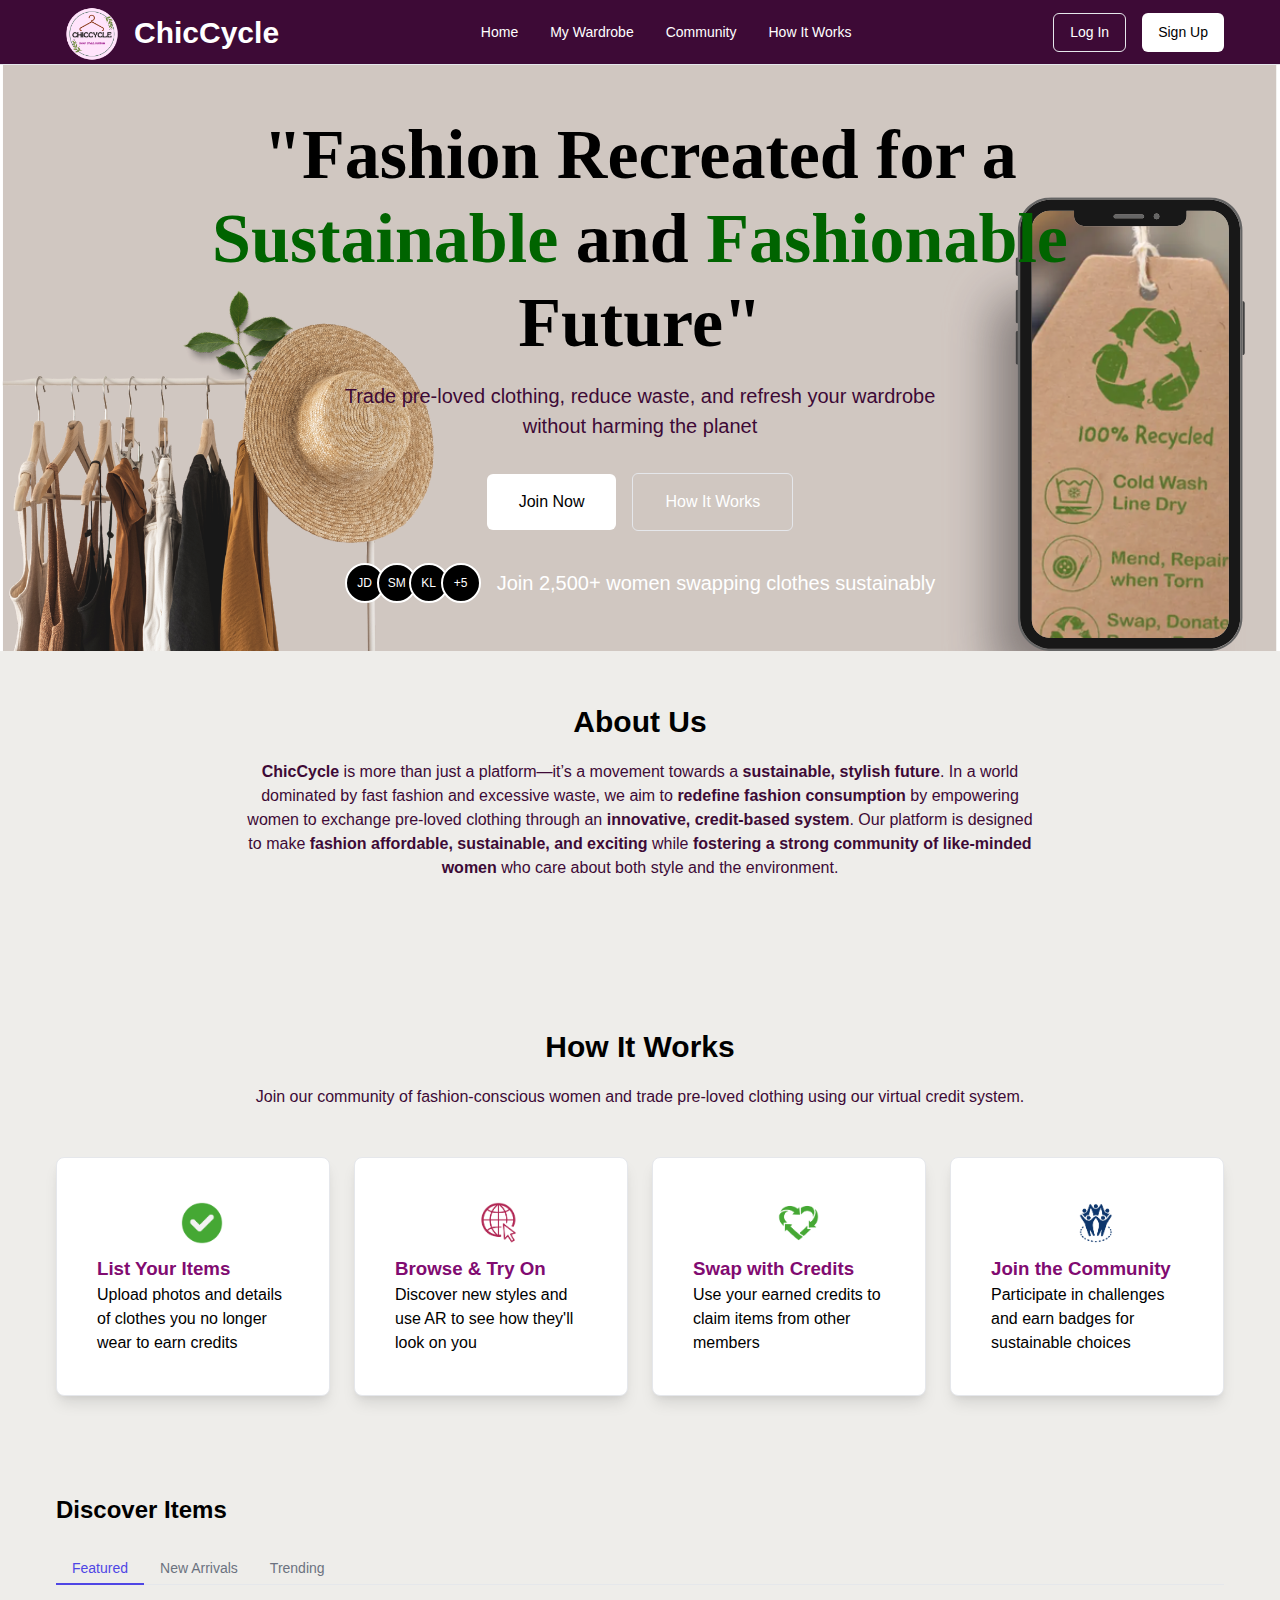
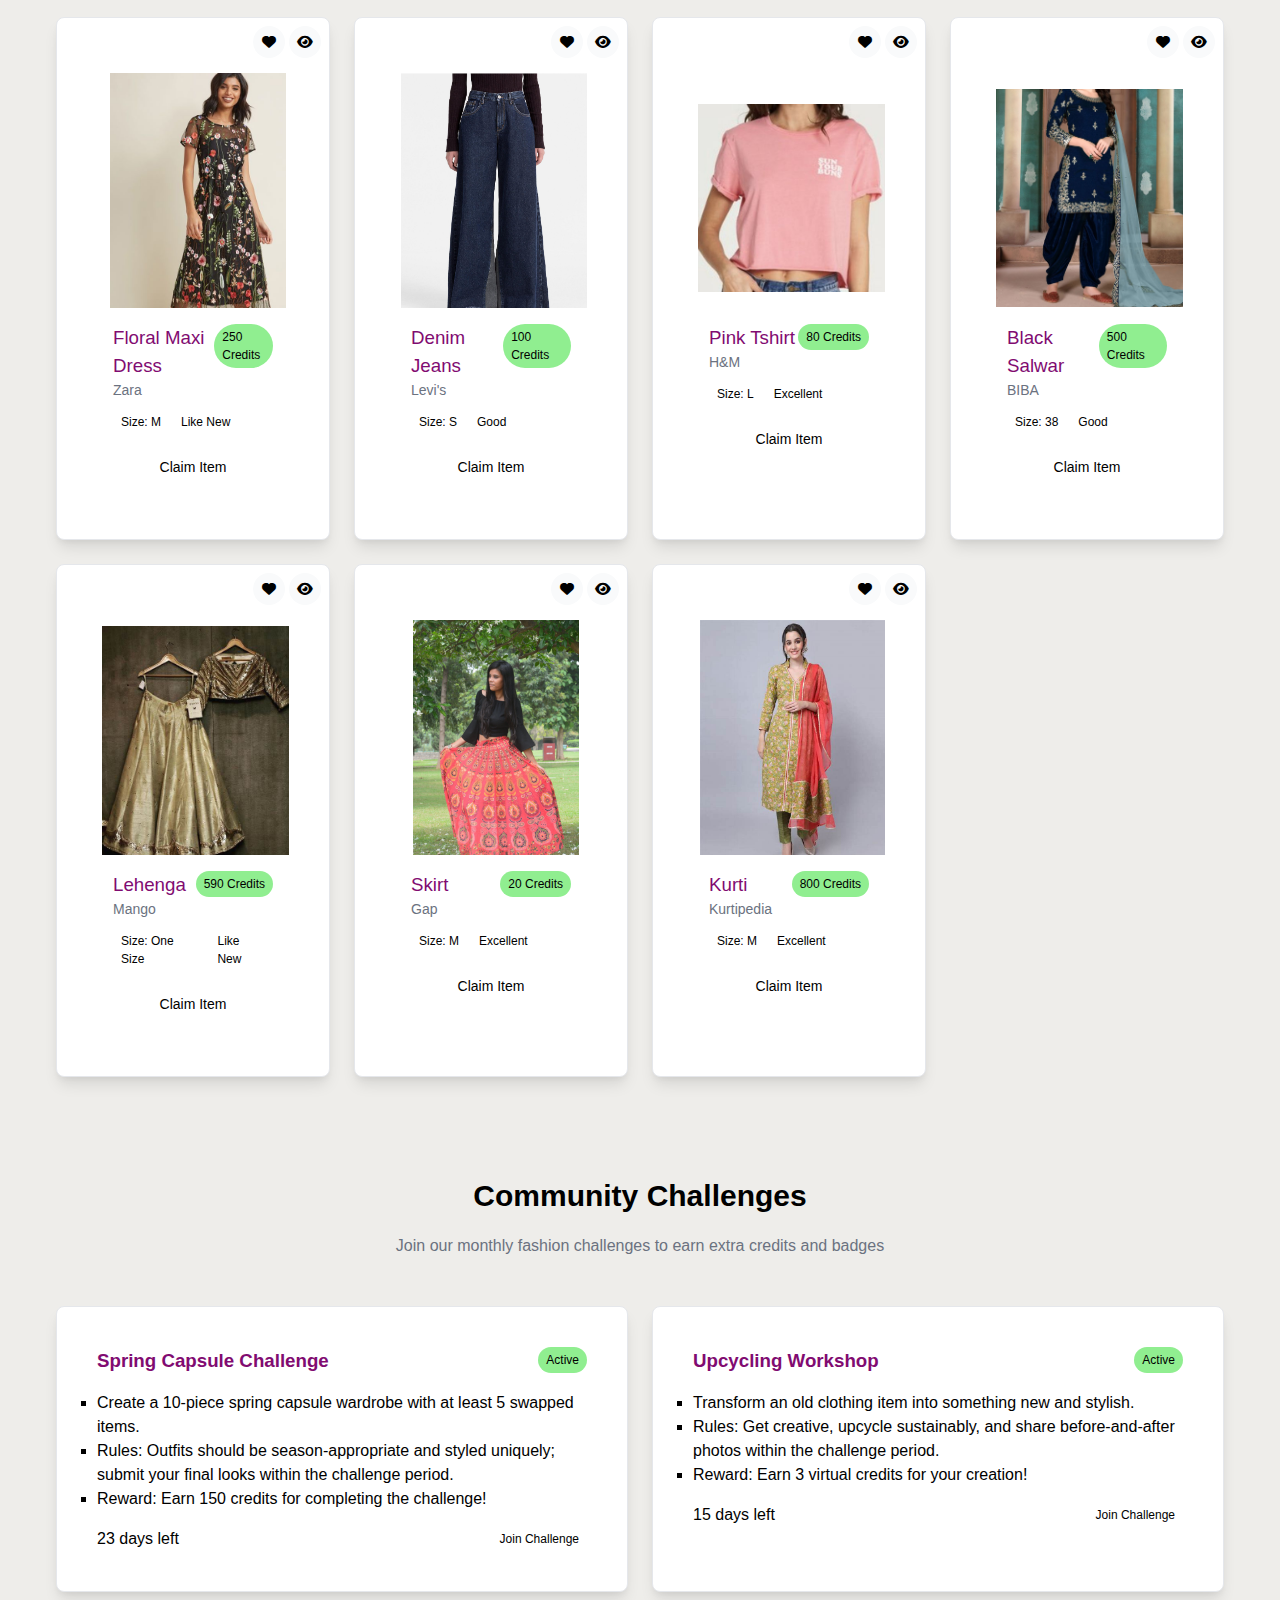
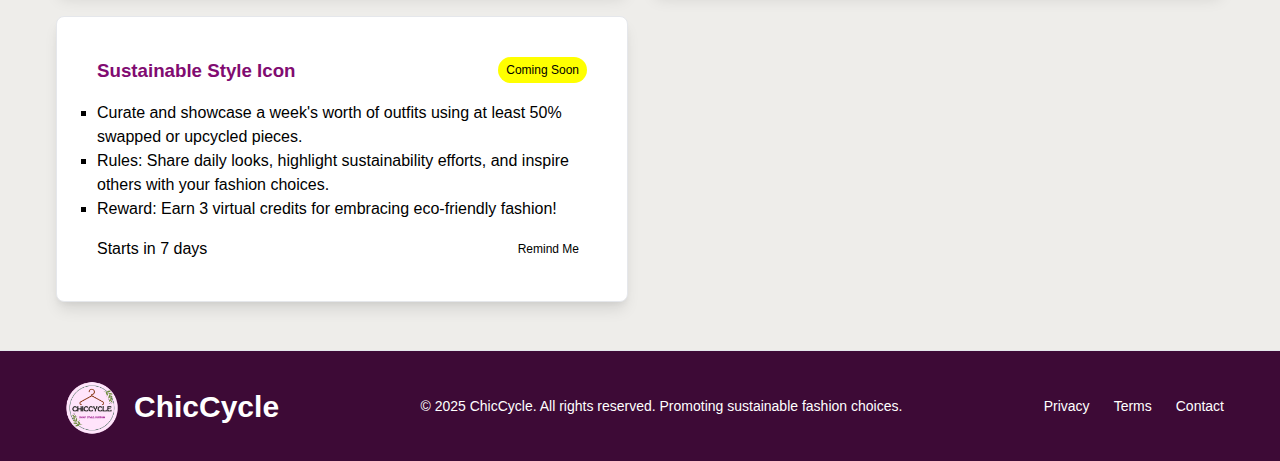
<file: index.html>
<!DOCTYPE html>
<html lang="en">
<head>
  <meta charset="UTF-8">
  <meta name="viewport" content="width=device-width, initial-scale=1.0">
  <title>ChicCycle - Swap.Style>Sustain</title>
  <link rel="stylesheet" href="styles.css">
  <link rel="stylesheet" href="https://cdnjs.cloudflare.com/ajax/libs/font-awesome/6.4.0/css/all.min.css">
</head>
<body>
  <header class="site-header">
    <div class="container">
      <div class="logo">
        <img src="images/LOGO.png" alt="logo">
        <span style="color: white;">ChicCycle</span>
      </div>
      <nav class="main-nav">
        <ul>
          <li><a href="index.html" class="nav-link">Home</a></li>
          <li><a href="wardrobe.html" class="nav-link">My Wardrobe</a></li>
          <li><a href="community.html" class="nav-link">Community</a></li>
          <li><a href="#how-it-works" class="nav-link">How It Works</a></li>
        </ul>
      </nav>
      <div class="auth-buttons">
        <a href="login.html" class="btn btn-outline">Log In</a>
        <a href="signup.html" class="btn btn-primary">Sign Up</a>
      </div>
      <button class="mobile-menu-toggle" aria-label="Toggle menu">
        <i class="fas fa-bars"></i>
      </button>
    </div>
  </header>
<!-- This is a single-line comment -->
  <main>
    <!-- Hero Section -->
    <section class="hero">
      <div class="container">
        <div class="hero-content">
          <h1>"Fashion Recreated for a <span class="text-primary">Sustainable</span> and <span class="text-primary">Fashionable</span> Future"</h1>
          <p>Trade pre-loved clothing, reduce waste, and refresh your wardrobe without harming the planet</p>
          <div class="hero-buttons">
            <a href="signup.html" class="btn btn-primary btn-lg">Join Now</a>
            <a href="#how-it-works" class="btn btn-outline btn-lg">How It Works</a>
          </div>
          <div class="user-avatars">
            <div class="avatar-group">
              <div class="avatar">JD</div>
              <div class="avatar">SM</div>
              <div class="avatar">KL</div>
              <div class="avatar">+5</div>
            </div>
            <span class="avatar-text">Join 2,500+ women swapping clothes sustainably</span>
          </div>
        </div>
      </div>
    </section>
    <!-- about section -->
    <section class="about" id="about">
      <div class="container">
        <div class="section-header">

          <h2>About Us</h2>
          <p style="color: #3D0A36;"><strong>ChicCycle</strong> is more than just a platform—it’s a movement towards a <strong>sustainable, stylish future</strong>. In a world dominated by fast fashion and excessive waste, we aim to <strong>redefine fashion consumption</strong> by empowering women to exchange pre-loved clothing through an <strong>innovative, credit-based system</strong>.

            Our platform is designed to make <strong>fashion affordable, sustainable, and exciting</strong> while <strong>fostering a strong community of like-minded women</strong> who care about both style and the environment.</p>
        </div>
        
      </div>
    </section>

    <!-- How It Works Section -->
    <section class="how-it-works" id="how-it-works">
      <div class="container">
        <div class="section-header">

          <h2>How It Works</h2>
          <p style="color: #3D0A36;">Join our community of fashion-conscious women and trade pre-loved clothing using our virtual credit system.</p>
        </div>
        <div class="steps-grid">
          <div class="card">
            
            <img  src="images/4.png" alt="tick">
            <h3>List Your Items</h3>
            <p>Upload photos and details of clothes you no longer wear to earn credits</p>
          </div>
          <div class="card">
            <img  src="images/5.png" alt="web">
            <h3>Browse & Try On</h3>
            <p>Discover new styles and use AR to see how they'll look on you</p>
          </div>
          <div class="card">
            <img  src="images/6.png" alt="recycle">
            <h3>Swap with Credits</h3>
            <p>Use your earned credits to claim items from other members</p>
          </div>
          <div class="card">
            <img  src="images/7.png" alt="community">
            <h3>Join the Community</h3>
            <p>Participate in challenges and earn badges for sustainable choices</p>
          </div>
        </div>
      </div>
    </section>

    <!-- Discover Items Section -->
    <section class="discover-items">
      <div class="container">
        <div class="section-tabs">
          <h2>Discover Items</h2>
          <div class="tabs">
            <button class="tab-btn active" data-tab="featured">Featured</button>
            <button class="tab-btn" data-tab="new">New Arrivals</button>
            <button class="tab-btn" data-tab="trending">Trending</button>
          </div>
        </div>
        
        <div class="tab-content active" id="featured">
          <div class="items-grid" id="featured-items">
            
          </div>
        </div>
        
        <div class="tab-content" id="new">
          <div class="items-grid" id="new-items">
            
          </div>
        </div>
        
        <div class="tab-content" id="trending">
          <div class="items-grid" id="trending-items">
            
          </div>
        </div>
      </div>
    </section>

    <!-- Community Challenges Section -->
    <section class="community-challenges">
      <div class="container">
        <div class="section-header">
          <h2>Community Challenges</h2>
          <p>Join our monthly fashion challenges to earn extra credits and badges</p>
        </div>
        <div class="challenges-grid">
          <div class="card">
            <div class="card-header">
              <h3>Spring Capsule Challenge</h3>
              <span class="badge badge-active">Active</span>
            </div>
            <ul style="list-style-type: square;">
              <li>Create a 10-piece spring capsule wardrobe with at least 5 swapped items.</li>
              <li>Rules: Outfits should be season-appropriate and styled uniquely; submit your final looks within the challenge period.</li>
              <li>Reward: Earn 150 credits for completing the challenge!</li>
            </ul>
            <div class="card-footer">
              <span>23 days left</span>
              <button class="btn btn-primary btn-sm">Join Challenge</button>
            </div>
          </div>
          <div class="card">
            <div class="card-header">
              <h3>Upcycling Workshop</h3>
              <span class="badge badge-active">Active</span>
            </div>
            <ul style="list-style-type: square;">
              <li>Transform an old clothing item into something new and stylish.</li>
              <li>Rules: Get creative, upcycle sustainably, and share before-and-after photos within the challenge period.</li>
              <li>Reward: Earn 3 virtual credits for your creation!</li>
            </ul>
            <div class="card-footer">
              <span>15 days left</span>
              <button class="btn btn-primary btn-sm">Join Challenge</button>
            </div>
          </div>
          <div class="card">
            <div class="card-header">
              <h3>Sustainable Style Icon</h3>
              <span class="badge badge-inactive">Coming Soon</span>
            </div>
            <ul style="list-style-type: square;">
              <li>Curate and showcase a week's worth of outfits using at least 50% swapped or upcycled pieces.</li>
              <li>Rules: Share daily looks, highlight sustainability efforts, and inspire others with your fashion choices.</li>
              <li>Reward: Earn 3 virtual credits for embracing eco-friendly fashion!</li>
            </ul>
            <div class="card-footer">
              <span>Starts in 7 days</span>
              <button class="btn btn-primary btn-sm">Remind Me</button>
            </div>
          </div>
        </div>
      </div>
    </section>
  </main>

  <footer class="site-footer">
    <div class="container">
      <div class="footer-content">
        <div class="logo">
          <img src="images/LOGO.png" alt="logo">
          <span style="color: white;">ChicCycle</span>
        </div>
        <div class="footer-copyright">
          © 2025 ChicCycle. All rights reserved. Promoting sustainable fashion choices.
        </div>
        <div class="footer-links">
          <a href="#">Privacy</a>
  
          <a href="#">Terms</a>
          <a href="#">Contact</a>
        </div>
      </div>
    </div>
  </footer>

  <script src="script.js"></script>
</body>
</html>
</file>
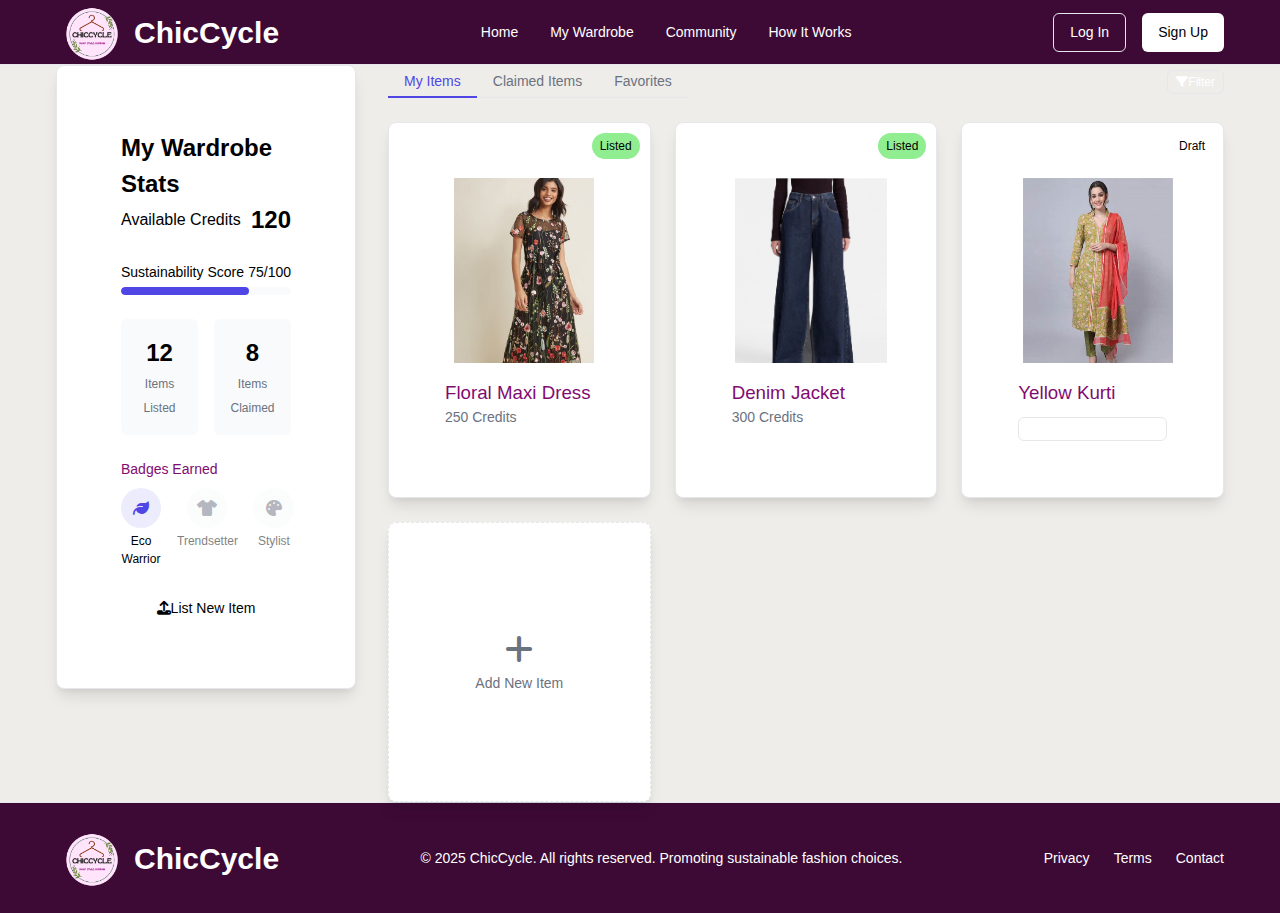
<file: wardrobe.html>
<!DOCTYPE html>
<html lang="en">
<head>
  <meta charset="UTF-8">
  <meta name="viewport" content="width=device-width, initial-scale=1.0">
  <title>My Wardrobe - ChicCycle</title>
  <link rel="stylesheet" href="styles.css">
  <link rel="stylesheet" href="https://cdnjs.cloudflare.com/ajax/libs/font-awesome/6.4.0/css/all.min.css">
</head>
<body>
  <header class="site-header">
    <div class="container">
      <div class="logo">
        <img src="images/LOGO.png" alt="logo">
        <span style="color: white;">ChicCycle</span>
      </div>
      <nav class="main-nav">
        <ul>
          <li><a href="index.html" class="nav-link">Home</a></li>
          <li><a href="wardrobe.html" class="nav-link">My Wardrobe</a></li>
          <li><a href="community.html" class="nav-link">Community</a></li>
          <li><a href="#how-it-works" class="nav-link">How It Works</a></li>
        </ul>
      </nav>
      <div class="auth-buttons">
        <a href="login.html" class="btn btn-outline">Log In</a>
        <a href="signup.html" class="btn btn-primary">Sign Up</a>
      </div>
      <button class="mobile-menu-toggle" aria-label="Toggle menu">
        <i class="fas fa-bars"></i>
      </button>
    </div>
  </header>

  <main>
    <div class="container">
      <div class="wardrobe-layout">
        <!-- Sidebar with stats -->
        <aside class="wardrobe-sidebar">
          <div class="card">
            <div class="card-content">
              <h2>My Wardrobe Stats</h2>
              
              <div class="stat-row">
                <span>Available Credits</span>
                <span class="stat-value">120</span>
              </div>
              
              <div class="progress-stat">
                <div class="progress-header">
                  <span>Sustainability Score</span>
                  <span>75/100</span>
                </div>
                <div class="progress-bar">
                  <div class="progress-fill" style="width: 75%"></div>
                </div>
              </div>
              
              <div class="stat-grid">
                <div class="stat-box">
                  <span class="stat-number">12</span>
                  <span class="stat-label">Items Listed</span>
                </div>
                <div class="stat-box">
                  <span class="stat-number">8</span>
                  <span class="stat-label">Items Claimed</span>
                </div>
              </div>
              
              <div class="badges-section">
                <h3>Badges Earned</h3>
                <div class="badges-grid">
                  <div class="badge-item">
                    <div class="badge-icon">
                      <i class="fas fa-leaf"></i>
                    </div>
                    <span>Eco Warrior</span>
                  </div>
                  <div class="badge-item inactive">
                    <div class="badge-icon">
                      <i class="fas fa-tshirt"></i>
                    </div>
                    <span>Trendsetter</span>
                  </div>
                  <div class="badge-item inactive">
                    <div class="badge-icon">
                      <i class="fas fa-palette"></i>
                    </div>
                    <span>Stylist</span>
                  </div>
                </div>
              </div>
              
              <button class="btn btn-primary btn-block">
                <i class="fas fa-upload"></i> List New Item
              </button>
            </div>
          </div>
        </aside>
        
        <!-- Main wardrobe content -->
        <div class="wardrobe-main">
          <div class="tabs-container">
            <div class="tabs">
              <button class="tab-btn active" data-tab="my-items">My Items</button>
              <button class="tab-btn" data-tab="claimed-items">Claimed Items</button>
              <button class="tab-btn" data-tab="favorites">Favorites</button>
            </div>
            
            <button class="btn btn-outline btn-sm filter-btn">
              <i class="fas fa-filter"></i> Filter
            </button>
          </div>
          
          <div class="tab-content active" id="my-items">
            <div class="items-grid" id="wardrobe-items">
              <!-- Items will be loaded via JavaScript -->
            </div>
          </div>
          
          <div class="tab-content" id="claimed-items">
            <div class="items-grid" id="claimed-items-grid">
              <!-- Items will be loaded via JavaScript -->
            </div>
          </div>
          
          <div class="tab-content" id="favorites">
            <div class="empty-state">
              <p>You haven't saved any favorites yet</p>
              <button class="btn btn-primary">Browse Items</button>
            </div>
          </div>
        </div>
      </div>
    </div>
  </main>

  <footer class="site-footer">
    <div class="container">
      <div class="footer-content">
        <div class="logo">
          <img src="images/LOGO.png" alt="logo">
          <span style="color: white;">ChicCycle</span>
        </div>
        <div class="footer-copyright">
          © 2025 ChicCycle. All rights reserved. Promoting sustainable fashion choices.
        </div>
        <div class="footer-links">
          <a href="#">Privacy</a>
  
          <a href="#">Terms</a>
          <a href="#">Contact</a>
        </div>
      </div>
    </div>
  </footer>

  <script src="wardrobe.js"></script>
</body>
</html>
</file>
<file: styles.css>
:root {
  
  --color-primary: #4f46e5;
  --color-primary-light: rgba(79, 70, 229, 0.1);
  --color-secondary: #f9fafb;
  --color-text: #111827;
  --color-text-muted: #6b7280;
  --color-border: #e5e7eb;
  --color-background: #ffffff;
  --color-card: #ffffff;
  --color-success: #10b981;
  --color-warning: #f59e0b;
  --color-error: #ef4444;

  
  --spacing-xs: 0.25rem;
  --spacing-sm: 0.5rem;
  --spacing-md: 1rem;
  --spacing-lg: 1.5rem;
  --spacing-xl: 2rem;
  --spacing-2xl: 3rem;

  
  --radius-sm: 0.25rem;
  --radius-md: 0.375rem;
  --radius-lg: 0.5rem;
  --radius-full: 9999px;

  
  --shadow-sm: 0 1px 2px 0 rgba(0, 0, 0, 0.05);
  --shadow-md: 0 4px 6px -1px rgba(0, 0, 0, 0.1), 0 2px 4px -1px rgba(0, 0, 0, 0.06);
  --shadow-lg: 0 10px 15px -3px rgba(0, 0, 0, 0.1), 0 4px 6px -2px rgba(0, 0, 0, 0.05);

 
  --font-xs: 0.75rem;
  --font-sm: 0.875rem;
  --font-md: 1rem;
  --font-lg: 1.125rem;
  --font-xl: 1.25rem;
  --font-2xl: 1.5rem;
  --font-3xl: 1.875rem;
  --font-4xl: 2.25rem;
  --font-5xl: 3rem;
}


* {
  margin: 0;
  padding: 0;
  box-sizing: border-box;
}

body {
  font-family: -apple-system, BlinkMacSystemFont, "Segoe UI", Roboto, Helvetica, Arial, sans-serif;
  color: black;
  line-height: 1.5;
  background-color: #eeedea;
}

a {
  color: inherit;
  text-decoration: none;
}

ul {
  list-style: none;
}

img {
  max-width: 100%;
  height: auto;
}


.container {
  width: 100%;
  max-width: 1200px;
  margin: 0 auto;
  padding: 0 1rem;
}


.site-header {
  background-color: #3D0A36;
  border-bottom: 1px solid #e5e7eb;
  position: sticky;
  top: 0;
  z-index: 100;
}

.site-header .container {
  display: flex;
  align-items: center;
  justify-content: space-between;
  height: 4rem;
}

.logo {
  display: flex;
  align-items: center;
  gap: var(--spacing-sm);
  font-weight: 700;
  font-size: 30px;
  color: white;
}
.logo img{
  width: 70px;
  height: 70px;
}
.logo i {
  color: white;
}

.main-nav ul {
  display: none;
}

.auth-buttons {
  display: flex;
  gap: var(--spacing-md);
}

.mobile-menu-toggle {
  display: block;
  background: none;
  border: none;
  font-size: var(--font-xl);
  cursor: pointer;
}

@media (min-width: 768px) {
  .main-nav ul {
    display: flex;
    gap: var(--spacing-xl);
  }

  .nav-link {
    font-size: var(--font-sm);
    font-weight: 500;
    padding: var(--spacing-sm) 0;
    position: relative;
    color: white;
  }

  .nav-link:hover,
  .nav-link.active {
    color: #f8b237;
  }

  .nav-link.active::after {
    content: "";
    position: absolute;
    bottom: 0;
    left: 0;
    width: 100%;
    height: 2px;
    background-color: #4f46e5;
  }

  .mobile-menu-toggle {
    display: none;
  }
}


.btn {
  display: inline-flex;
  align-items: center;
  justify-content: center;
  padding: var(--spacing-sm) var(--spacing-md);
  border-radius: var(--radius-md);
  font-weight: 500;
  font-size: var(--font-sm);
  cursor: pointer;
  transition: all 0.2s ease;
  border: none;
}

.btn-primary {
  background-color: white;
  color: black;
}

.btn-primary:hover {
  background-color: #ffc8f6;
  opacity: 0.9;
}

.btn-outline {
  background-color: transparent;
  border: 1px solid var(--color-border);
  color: white;
}

.btn-outline:hover {
  background-color: black;
}

.btn-lg {
  padding: var(--spacing-md) var(--spacing-xl);
  font-size: var(--font-md);
}

.btn-sm {
  padding: var(--spacing-xs) var(--spacing-sm);
  font-size: var(--font-xs);
}

.btn-block {
  width: 100%;
}

.btn-text {
  background: none;
  border: none;
  color: var(--color-text-muted);
  padding: var(--spacing-xs) var(--spacing-sm);
}

.btn-text:hover {
  color: var(--color-text);
}

.btn-icon {
  width: 2rem;
  height: 2rem;
  border-radius: var(--radius-full);
  padding: 0;
  background-color: var(--color-secondary);
}


.hero {
  padding: var(--spacing-2xl) 0;
  text-align: center;
  position: relative;
  background-color: var(--color-background);
}

.hero::before {
  content: "";
  position: absolute;
  top: 0;
  left: 0;
  width: 100%;
  height: 100%;
  background-image: url("images/homepage.svg");
  background-size: cover;
  background-position: center;
  opacity: 0.9;
  z-index: 0;
}

.hero-content {
  position: relative;
  z-index: 1;
  max-width: 900px;
  margin: 0 auto;
}

.hero h1 {
  font-size: 70px;
  font-weight: 700;
  margin-bottom: var(--spacing-md);
  line-height: 1.2;
  font-family: itallic;
  color: black;
  
}

.hero p {
  font-size: var(--font-xl);
  color: #3D0A36;
  margin-bottom: var(--spacing-xl);
  max-width: 600px;
  margin-left: auto;
  margin-right: auto;
}

.text-primary {
  color: darkgreen;
}

.hero-buttons {
  display: flex;
  flex-direction: column;
  gap: var(--spacing-md);
  margin-bottom: var(--spacing-xl);
  align-items: center;
}

.user-avatars {
  display: flex;
  flex-direction: column;
  align-items: center;
  gap: var(--spacing-md);
}

.avatar-group {
  display: flex;
}

.avatar {
  width: 2.5rem;
  height: 2.5rem;
  border-radius: 50%;
  background-color: black;
  color: white;
  display: flex;
  align-items: center;
  justify-content: center;
  font-size: var(--font-xs);
  font-weight: 500;
  margin-left: -0.5rem;
  border: 2px solid var(--color-background);
}

.avatar:first-child {
  margin-left: 0;
}

.avatar-text {
  font-size: 20px;
  color: white;
}

@media (min-width: 640px) {
  .hero-buttons {
    flex-direction: row;
    justify-content: center;
  }

  .user-avatars {
    flex-direction: row;
    justify-content: center;
  }
}

/* Section styles */
section {
  padding: var(--spacing-2xl) 0;
}

.section-header {
  text-align: center;
  margin-bottom: var(--spacing-2xl);
}

.section-header h2 {
  font-size: var(--font-3xl);
  font-weight: 700;
  margin-bottom: var(--spacing-md);
}

.section-header p {
  color: var(--color-text-muted);
  max-width: 800px;
  margin: 0 auto;
}

/* Cards */
.card {
  background-color: var(--color-card);
  border-radius: var(--radius-lg);
  box-shadow: var(--shadow-lg);
  border: 1px solid var(--color-border);
  overflow: hidden;
  padding: 40px;
  
}
.card h3{
  color: #810B71;
}
.card-content {
  padding: var(--spacing-lg);
}
.card img{
  width: 50px;
  height: 50px;
  margin-left: 80px;
  
}
.card-header {
  display: flex;
  justify-content: space-between;
  align-items: flex-start;
  margin-bottom: var(--spacing-md);
}

.card-header h3 {
  font-weight: 600;
  
}

.card-footer {
  display: flex;
  justify-content: space-between;
  align-items: center;
  margin-top: var(--spacing-md);
}

/* Grids */
.steps-grid {
  display: grid;
  grid-template-columns: 1fr;
  gap: var(--spacing-lg);
}

.items-grid {
  display: grid;
  grid-template-columns: repeat(auto-fill, minmax(250px, 1fr));
  gap: var(--spacing-lg);
}

.challenges-grid {
  display: grid;
  grid-template-columns: 1fr;
  gap: var(--spacing-lg);
}

@media (min-width: 640px) {
  .steps-grid {
    grid-template-columns: repeat(2, 1fr);
  }
}

@media (min-width: 1024px) {
  .steps-grid {
    grid-template-columns: repeat(4, 1fr);
  }

  .challenges-grid {
    grid-template-columns: repeat(2, 1fr);
  }
}

/* Icons */


/* Badges */
.badge {
  display: inline-flex;
  align-items: center;
  padding: var(--spacing-xs) var(--spacing-sm);
  border-radius: var(--radius-full);
  font-size: var(--font-xs);
  font-weight: 500;
}

.badge-active {
  background-color: lightgreen;
  color: black;
}

.badge-inactive {
  background-color: yellow;
  color: black;
}

/* Tabs */
.section-tabs {
  display: flex;
  flex-direction: column;
  gap: var(--spacing-lg);
  margin-bottom: var(--spacing-xl);
}

.tabs {
  display: flex;
  border-bottom: 1px solid var(--color-border);
}

.tab-btn {
  padding: var(--spacing-sm) var(--spacing-md);
  background: none;
  border: none;
  font-size: var(--font-sm);
  font-weight: 500;
  color: var(--color-text-muted);
  cursor: pointer;
  position: relative;
}

.tab-btn.active {
  color: var(--color-primary);
}

.tab-btn.active::after {
  content: "";
  position: absolute;
  bottom: -1px;
  left: 0;
  width: 100%;
  height: 2px;
  background-color: var(--color-primary);
}

.tab-content {
  display: none;
}

.tab-content.active {
  display: block;
}

.tabs-container {
  display: flex;
  justify-content: space-between;
  align-items: center;
  margin-bottom: var(--spacing-lg);
}

/* Item cards */
.item-card {
  position: relative;
  overflow: hidden;
}

.item-image {
  width: 100%;
  height: 250px; 
  display: flex;
  align-items: center;
  justify-content: center;
  overflow: hidden; 
 
}

.item-image img {
  width: 100%;
  height: 100%;
  object-fit: contain; /* Ensures the image covers the container */
  margin-right: 70px;
  margin-top: 30px;
}

.item-card:hover .item-image img {
  transform: scale(1.05);
}

.item-actions {
  position: absolute;
  top: var(--spacing-sm);
  right: var(--spacing-sm);
  display: flex;
  gap: var(--spacing-xs);
}

.item-overlay {
  position: absolute;
  inset: 0;
  background-color: rgba(0, 0, 0, 0.4);
  display: flex;
  align-items: center;
  justify-content: center;
  opacity: 0;
  transition: opacity 0.3s ease;
}

.item-card:hover .item-overlay {
  opacity: 1;
}

.item-details {
  padding: var(--spacing-md);
}

.item-header {
  display: flex;
  justify-content: space-between;
  align-items: flex-start;
  margin-bottom: var(--spacing-sm);
}

.item-title {
  font-weight: 500;
}

.item-brand {
  font-size: var(--font-sm);
  color: var(--color-text-muted);
}

.item-tags {
  display: flex;
  gap: var(--spacing-xs);
  margin-top: var(--spacing-sm);
}

/* Wardrobe page */
.wardrobe-layout {
  display: grid;
  grid-template-columns: 1fr;
  gap: var(--spacing-xl);
}

.stat-row {
  display: flex;
  justify-content: space-between;
  align-items: center;
  margin-bottom: var(--spacing-lg);
}

.stat-value {
  font-size: var(--font-2xl);
  font-weight: 700;
}

.progress-stat {
  margin-bottom: var(--spacing-lg);
}

.progress-header {
  display: flex;
  justify-content: space-between;
  font-size: var(--font-sm);
  margin-bottom: var(--spacing-xs);
}

.progress-bar {
  height: 0.5rem;
  background-color: var(--color-secondary);
  border-radius: var(--radius-full);
  overflow: hidden;
}

.progress-fill {
  height: 100%;
  background-color: var(--color-primary);
  border-radius: var(--radius-full);
}

.stat-grid {
  display: grid;
  grid-template-columns: repeat(2, 1fr);
  gap: var(--spacing-md);
  margin-bottom: var(--spacing-lg);
}

.stat-box {
  background-color: var(--color-secondary);
  border-radius: var(--radius-md);
  padding: var(--spacing-md);
  text-align: center;
}

.stat-number {
  display: block;
  font-size: var(--font-2xl);
  font-weight: 700;
}

.stat-label {
  font-size: var(--font-xs);
  color: var(--color-text-muted);
}

.badges-section {
  margin-bottom: var(--spacing-lg);
}

.badges-section h3 {
  font-size: var(--font-sm);
  font-weight: 500;
  margin-bottom: var(--spacing-sm);
}

.badges-grid {
  display: flex;
  gap: var(--spacing-md);
}

.badge-item {
  display: flex;
  flex-direction: column;
  align-items: center;
  text-align: center;
}

.badge-icon {
  width: 2.5rem;
  height: 2.5rem;
  border-radius: var(--radius-full);
  background-color: var(--color-primary-light);
  color: var(--color-primary);
  display: flex;
  align-items: center;
  justify-content: center;
  margin-bottom: var(--spacing-xs);
}

.badge-item.inactive {
  opacity: 0.5;
}

.badge-item.inactive .badge-icon {
  background-color: var(--color-secondary);
  color: var(--color-text-muted);
}

.badge-item span {
  font-size: var(--font-xs);
}

.filter-btn {
  display: none;
}

.empty-state {
  text-align: center;
  padding: var(--spacing-2xl) 0;
}

.empty-state p {
  color: var(--color-text-muted);
  margin-bottom: var(--spacing-md);
}

@media (min-width: 1024px) {
  .wardrobe-layout {
    grid-template-columns: 300px 1fr;
  }

  .filter-btn {
    display: flex;
  }
}

/* Virtual try-on page */
.try-on-card {
  margin-top: var(--spacing-xl);
}

.try-on-layout {
  display: grid;
  grid-template-columns: 1fr;
  gap: var(--spacing-xl);
}

.upload-area {
  border: 2px dashed var(--color-border);
  border-radius: var(--radius-lg);
  padding: var(--spacing-xl);
  text-align: center;
}

.upload-area i {
  font-size: var(--font-2xl);
  color: var(--color-text-muted);
  margin-bottom: var(--spacing-md);
}

.upload-area p {
  color: var(--color-text-muted);
  margin-bottom: var(--spacing-lg);
}

.avatar-grid {
  display: grid;
  grid-template-columns: repeat(3, 1fr);
  gap: var(--spacing-md);
}

.avatar-option {
  border: 1px solid var(--color-border);
  border-radius: var(--radius-md);
  padding: var(--spacing-xs);
  cursor: pointer;
  transition: border-color 0.2s ease;
}

.avatar-option:hover {
  border-color: var(--color-primary);
}

.try-on-preview {
  background-color: var(--color-secondary);
  border-radius: var(--radius-lg);
  min-height: 400px;
  display: flex;
  align-items: center;
  justify-content: center;
  position: relative;
}

.preview-placeholder {
  text-align: center;
  padding: var(--spacing-xl);
  color: var(--color-text-muted);
}

.preview-result {
  position: relative;
}

.preview-actions {
  position: absolute;
  bottom: var(--spacing-md);
  right: var(--spacing-md);
  display: flex;
  gap: var(--spacing-sm);
}

@media (min-width: 768px) {
  .try-on-layout {
    grid-template-columns: 1fr 1fr;
  }
}

/* Community page */
.community-header {
  display: flex;
  flex-direction: column;
  gap: var(--spacing-md);
  margin-bottom: var(--spacing-xl);
}

.community-header h1 {
  font-size: var(--font-3xl);
  font-weight: 700;
}

.community-header p {
  color: var(--color-text-muted);
}

.challenge-card {
  display: flex;
  flex-direction: column;
  padding: 40px;
}

.challenge-image {
  width: 100%;
  height: 250px; /* Adjust height based on design */
  overflow: hidden;
  display: flex;
  justify-content: center;
  align-items: center;
}

.challenge-image img {
  width: 100%;
  height: 100%;
  object-fit: contain;
  margin-right: 120px;
}

.challenge-meta {
  display: flex;
  gap: var(--spacing-lg);
  margin-bottom: var(--spacing-md);
}

.meta-item {
  display: flex;
  align-items: center;
  gap: var(--spacing-xs);
  font-size: var(--font-sm);
  color: var(--color-text-muted);
}

.submissions-grid {
  display: grid;
  grid-template-columns: 1fr;
  gap: var(--spacing-xl);
}

.submission-card {
  display: flex;
  flex-direction: column;
}

.submission-image {
  width: 100%;
  height: 250px; /* Adjust height based on design */
  overflow: hidden;
  display: flex;
  justify-content: center;
  align-items: center;
  
}

.submission-image img {
  width: 100%;
  height: 100%;
  object-fit: contain;
  margin-right: 100px;
}

.submission-author {
  display: flex;
  align-items: center;
  gap: var(--spacing-sm);
  margin-bottom: var(--spacing-md);
}

.author-avatar {
  width: 2rem;
  height: 2rem;
  border-radius: var(--radius-full);
  overflow: hidden;
}

.author-avatar img {
  width: 100%;
  height: 100%;
  object-fit: cover;
}

.author-name {
  font-size: var(--font-sm);
  font-weight: 500;
  display: block;
}

.submission-time {
  font-size: var(--font-xs);
  color: var(--color-text-muted);
}

.submission-actions {
  display: flex;
  justify-content: space-between;
  align-items: center;
  margin-top: var(--spacing-md);
}

.action-buttons {
  display: flex;
  gap: var(--spacing-md);
}

.leaderboard-list {
  display: flex;
  flex-direction: column;
}

.leaderboard-item {
  display: flex;
  align-items: center;
  padding: var(--spacing-md);
  border-radius: var(--radius-lg);
  transition: background-color 0.2s ease;
}

.leaderboard-item:hover {
  background-color: var(--color-secondary);
}

.leaderboard-rank {
  font-weight: 700;
  width: 1.5rem;
  margin-right: var(--spacing-md);
}

.leaderboard-user {
  display: flex;
  align-items: center;
  gap: var(--spacing-md);
  flex: 1;
}

.leaderboard-score {
  display: flex;
  align-items: center;
  gap: var(--spacing-sm);
}

.gold-award {
  color: #f59e0b;
}

@media (min-width: 768px) {
  .community-header {
    flex-direction: row;
    justify-content: space-between;
    align-items: center;
  }

  .submissions-grid {
    grid-template-columns: repeat(2, 1fr);
  }
}

/* Footer */
.site-footer {
  background-color: #3D0A36;
  border-top: 1px solid var(--color-border);
  padding: 20px 0;
  
}

.footer-content {
  display: flex;
  flex-direction: column;
  gap: var(--spacing-lg);
  align-items: center;
  text-align: center;
}

.footer-logo {
  display: flex;
  align-items: center;
  gap: var(--spacing-sm);
  font-weight: 600;
  color: white;
}

.footer-copyright {
  font-size: var(--font-sm);
  color: white;
}

.footer-links {
  display: flex;
  gap: var(--spacing-lg);
}

.footer-links a {
  font-size: var(--font-sm);
  color: white;
}

.footer-links a:hover {
  color: #f8b237;
}

@media (min-width: 768px) {
  .footer-content {
    flex-direction: row;
    justify-content: space-between;
    text-align: left;
  }
}

/* User avatar */
.user-avatar {
  width: 2rem;
  height: 2rem;
  border-radius: var(--radius-full);
  background-color: var(--color-primary);
  color: white;
  display: flex;
  align-items: center;
  justify-content: center;
  font-size: var(--font-xs);
  font-weight: 500;
}

.auth-container {
  max-width: 500px;
  margin: 2rem auto;
  padding: 0 var(--spacing-md);
}

.auth-card {
  background-color: var(--color-card);
  border-radius: var(--radius-lg);
  box-shadow: var(--shadow-md);
  border: 1px solid var(--color-border);
  padding: var(--spacing-xl);
}

.auth-header {
  text-align: center;
  margin-bottom: var(--spacing-xl);
}

.auth-header h1 {
  font-size: var(--font-2xl);
  font-weight: 700;
  margin-bottom: var(--spacing-sm);
}

.auth-header p {
  color: var(--color-text-muted);
}

.auth-form {
  margin-bottom: var(--spacing-xl);
}

.form-group {
  margin-bottom: var(--spacing-lg);
}

.form-row {
  display: grid;
  grid-template-columns: 1fr 1fr;
  gap: var(--spacing-md);
}

.form-group label {
  display: block;
  font-size: var(--font-sm);
  font-weight: 500;
  margin-bottom: var(--spacing-xs);
}

.form-group input {
  width: 100%;
  padding: var(--spacing-md);
  border: 1px solid var(--color-border);
  border-radius: var(--radius-md);
  font-size: var(--font-sm);
}

.form-group input:focus {
  outline: none;
  border-color: var(--color-primary);
  box-shadow: 0 0 0 2px var(--color-primary-light);
}

.input-with-icon {
  position: relative;
}

.input-with-icon i {
  position: absolute;
  left: var(--spacing-md);
  top: 50%;
  transform: translateY(-50%);
  color: var(--color-text-muted);
}

.input-with-icon input {
  padding-left: 2.5rem;
}

.form-options {
  display: flex;
  justify-content: space-between;
  align-items: center;
  margin-bottom: var(--spacing-lg);
  font-size: var(--font-sm);
}

.checkbox-group {
  display: flex;
  align-items: center;
  gap: var(--spacing-xs);
}

.checkbox-group input[type="checkbox"] {
  width: auto;
}

.forgot-password {
  color: var(--color-primary);
}

.auth-divider {
  position: relative;
  text-align: center;
  margin: var(--spacing-lg) 0;
}

.auth-divider::before {
  content: '';
  position: absolute;
  top: 50%;
  left: 0;
  right: 0;
  height: 1px;
  background-color: var(--color-border);
}

.auth-divider span {
  position: relative;
  background-color: var(--color-card);
  padding: 0 var(--spacing-md);
  color: var(--color-text-muted);
  font-size: var(--font-sm);
}

.social-login {
  display: grid;
  grid-template-columns: 1fr 1fr;
  gap: var(--spacing-md);
  margin-bottom: var(--spacing-lg);
}

.btn-social {
  background-color: var(--color-secondary);
  border: 1px solid var(--color-border);
  display: flex;
  align-items: center;
  justify-content: center;
  gap: var(--spacing-sm);
}

.auth-footer {
  text-align: center;
  font-size: var(--font-sm);
}

.auth-footer a {
  color: var(--color-primary);
  font-weight: 500;
}

.password-strength {
  margin-top: var(--spacing-xs);
}

.strength-bar {
  height: 4px;
  background-color: var(--color-secondary);
  border-radius: var(--radius-full);
  margin-bottom: var(--spacing-xs);
}

.strength-fill {
  height: 100%;
  background-color: var(--color-error);
  border-radius: var(--radius-full);
  transition: width 0.3s ease, background-color 0.3s ease;
}

.strength-text {
  font-size: var(--font-xs);
  color: var(--color-text-muted);
}

.checkbox-grid {
  display: grid;
  grid-template-columns: repeat(2, 1fr);
  gap: var(--spacing-sm);
  margin-top: var(--spacing-xs);
}

.terms-checkbox {
  margin-bottom: var(--spacing-lg);
}

/* Streak Section */
.streak-section {
  margin-bottom: var(--spacing-lg);
  padding: var(--spacing-md);
  background-color: var(--color-primary-light);
  border-radius: var(--radius-md);
}

.streak-section h3 {
  font-size: var(--font-sm);
  font-weight: 500;
  margin-bottom: var(--spacing-sm);
}

.streak-display {
  display: flex;
  align-items: center;
  justify-content: center;
  gap: var(--spacing-md);
  margin-bottom: var(--spacing-md);
}

.streak-count {
  text-align: center;
}

.streak-number {
  font-size: var(--font-3xl);
  font-weight: 700;
  color: var(--color-primary);
  display: block;
  line-height: 1;
}

.streak-label {
  font-size: var(--font-xs);
  color: var(--color-text-muted);
}

.streak-flame {
  font-size: var(--font-2xl);
  color: #f59e0b;
}

.streak-calendar {
  display: flex;
  justify-content: space-between;
  margin-bottom: var(--spacing-sm);
}

.streak-day {
  width: 24px;
  height: 24px;
  border-radius: var(--radius-full);
  display: flex;
  align-items: center;
  justify-content: center;
  font-size: var(--font-xs);
  background-color: var(--color-secondary);
  color: var(--color-text-muted);
}

.streak-day.active {
  background-color: var(--color-primary);
  color: white;
}

.streak-message {
  font-size: var(--font-xs);
  text-align: center;
  color: var(--color-text-muted);
}

/* Fashion Footprint */
.footprint-card {
  margin-top: var(--spacing-lg);
}

.footprint-stats {
  display: grid;
  grid-template-columns: 1fr 1fr;
  gap: var(--spacing-md);
  margin-bottom: var(--spacing-md);
}

.footprint-item {
  display: flex;
  align-items: center;
  gap: var(--spacing-sm);
}

.footprint-icon {
  width: 2.5rem;
  height: 2.5rem;
  border-radius: var(--radius-full);
  background-color: var(--color-primary-light);
  color: var(--color-primary);
  display: flex;
  align-items: center;
  justify-content: center;
}

.footprint-data {
  display: flex;
  flex-direction: column;
}

.footprint-value {
  font-weight: 700;
  font-size: var(--font-lg);
}

.footprint-label {
  font-size: var(--font-xs);
  color: var(--color-text-muted);
}

.footprint-impact {
  font-size: var(--font-sm);
  color: var(--color-text-muted);
}

.footprint-impact p {
  margin-bottom: var(--spacing-xs);
}

.footprint-impact ul {
  list-style: disc;
  padding-left: var(--spacing-lg);
}

/* Outfit Suggestions */
.outfit-suggestions-header {
  margin-bottom: var(--spacing-lg);
}

.outfit-suggestions-header h3 {
  font-size: var(--font-xl);
  font-weight: 600;
  margin-bottom: var(--spacing-xs);
}

.outfit-suggestions-header p {
  color: var(--color-text-muted);
}

.outfit-cards {
  display: grid;
  grid-template-columns: 1fr;
  gap: var(--spacing-lg);
  margin-bottom: var(--spacing-xl);
}

.outfit-card {
  border: 1px solid var(--color-border);
  border-radius: var(--radius-lg);
  overflow: hidden;
}

.outfit-header {
  display: flex;
  justify-content: space-between;
  align-items: center;
  padding: var(--spacing-md);
  border-bottom: 1px solid var(--color-border);
}

.outfit-header h4 {
  font-weight: 600;
}

.outfit-match {
  font-size: var(--font-xs);
  background-color: var(--color-primary-light);
  color: var(--color-primary);
  padding: var(--spacing-xs) var(--spacing-sm);
  border-radius: var(--radius-full);
}

.outfit-items {
  display: grid;
  grid-template-columns: repeat(4, 1fr);
  padding: var(--spacing-md);
  gap: var(--spacing-md);
}

.outfit-item {
  text-align: center;
}

.outfit-item img {
  width: 100%;
  height: auto;
  border-radius: var(--radius-md);
  margin-bottom: var(--spacing-xs);
}

.outfit-item span {
  font-size: var(--font-xs);
  display: block;
}

.outfit-footer {
  display: flex;
  justify-content: space-between;
  padding: var(--spacing-md);
  border-top: 1px solid var(--color-border);
}

.outfit-suggestions-footer {
  text-align: center;
}

@media (min-width: 768px) {
  .outfit-cards {
    grid-template-columns: repeat(2, 1fr);
  }
}

@media (min-width: 1024px) {
  .outfit-cards {
    grid-template-columns: repeat(3, 1fr);
  }
}

/* Organize Tab */
.organize-header {
  margin-bottom: var(--spacing-lg);
}

.organize-header h3 {
  font-size: var(--font-xl);
  font-weight: 600;
  margin-bottom: var(--spacing-xs);
}

.organize-header p {
  color: var(--color-text-muted);
}

.organize-tools {
  display: flex;
  flex-direction: column;
  gap: var(--spacing-md);
  margin-bottom: var(--spacing-lg);
}

.organize-search {
  display: flex;
  gap: var(--spacing-sm);
}

.search-input {
  flex: 1;
  padding: var(--spacing-sm) var(--spacing-md);
  border: 1px solid var(--color-border);
  border-radius: var(--radius-md);
}

.organize-actions {
  display: flex;
  gap: var(--spacing-sm);
}

.organize-categories {
  display: grid;
  grid-template-columns: 1fr;
  gap: var(--spacing-lg);
}

.category-sidebar {
  background-color: var(--color-secondary);
  border-radius: var(--radius-md);
  padding: var(--spacing-md);
}

.category-sidebar h4 {
  font-weight: 600;
  margin-bottom: var(--spacing-sm);
  padding-bottom: var(--spacing-sm);
  border-bottom: 1px solid var(--color-border);
}

.category-list {
  margin-bottom: var(--spacing-lg);
}

.category-item {
  display: flex;
  align-items: center;
  padding: var(--spacing-sm);
  border-radius: var(--radius-md);
  cursor: pointer;
  transition: background-color 0.2s ease;
}

.category-item:hover, .category-item.active {
  background-color: var(--color-primary-light);
  color: var(--color-primary);
}

.category-item i {
  margin-right: var(--spacing-sm);
  width: 16px;
  text-align: center;
}

.category-count {
  margin-left: auto;
  font-size: var(--font-xs);
  background-color: var(--color-secondary);
  padding: 2px 6px;
  border-radius: var(--radius-full);
}

.category-item.active .category-count {
  background-color: var(--color-primary);
  color: white;
}

.add-category {
  color: var(--color-text-muted);
}

.tag-cloud {
  display: flex;
  flex-wrap: wrap;
  gap: var(--spacing-xs);
}

.tag {
  font-size: var(--font-xs);
  background-color: var(--color-secondary);
  padding: var(--spacing-xs) var(--spacing-sm);
  border-radius: var(--radius-full);
  cursor: pointer;
}

.tag:hover {
  background-color: var(--color-primary-light);
  color: var(--color-primary);
}

.category-view-options {
  display: flex;
  gap: var(--spacing-xs);
  margin-bottom: var(--spacing-md);
}

.view-option {
  background: none;
  border: none;
  padding: var(--spacing-xs);
  cursor: pointer;
  color: var(--color-text-muted);
}

.view-option.active {
  color: var(--color-primary);
}

.category-items {
  display: grid;
  gap: var(--spacing-md);
}

.grid-view {
  grid-template-columns: repeat(auto-fill, minmax(150px, 1fr));
}

.list-view {
  grid-template-columns: 1fr;
}

@media (min-width: 768px) {
  .organize-tools {
    flex-direction: row;
    justify-content: space-between;
  }
}

@media (min-width: 1024px) {
  .organize-categories {
    grid-template-columns: 250px 1fr;
  }
}
</file>
